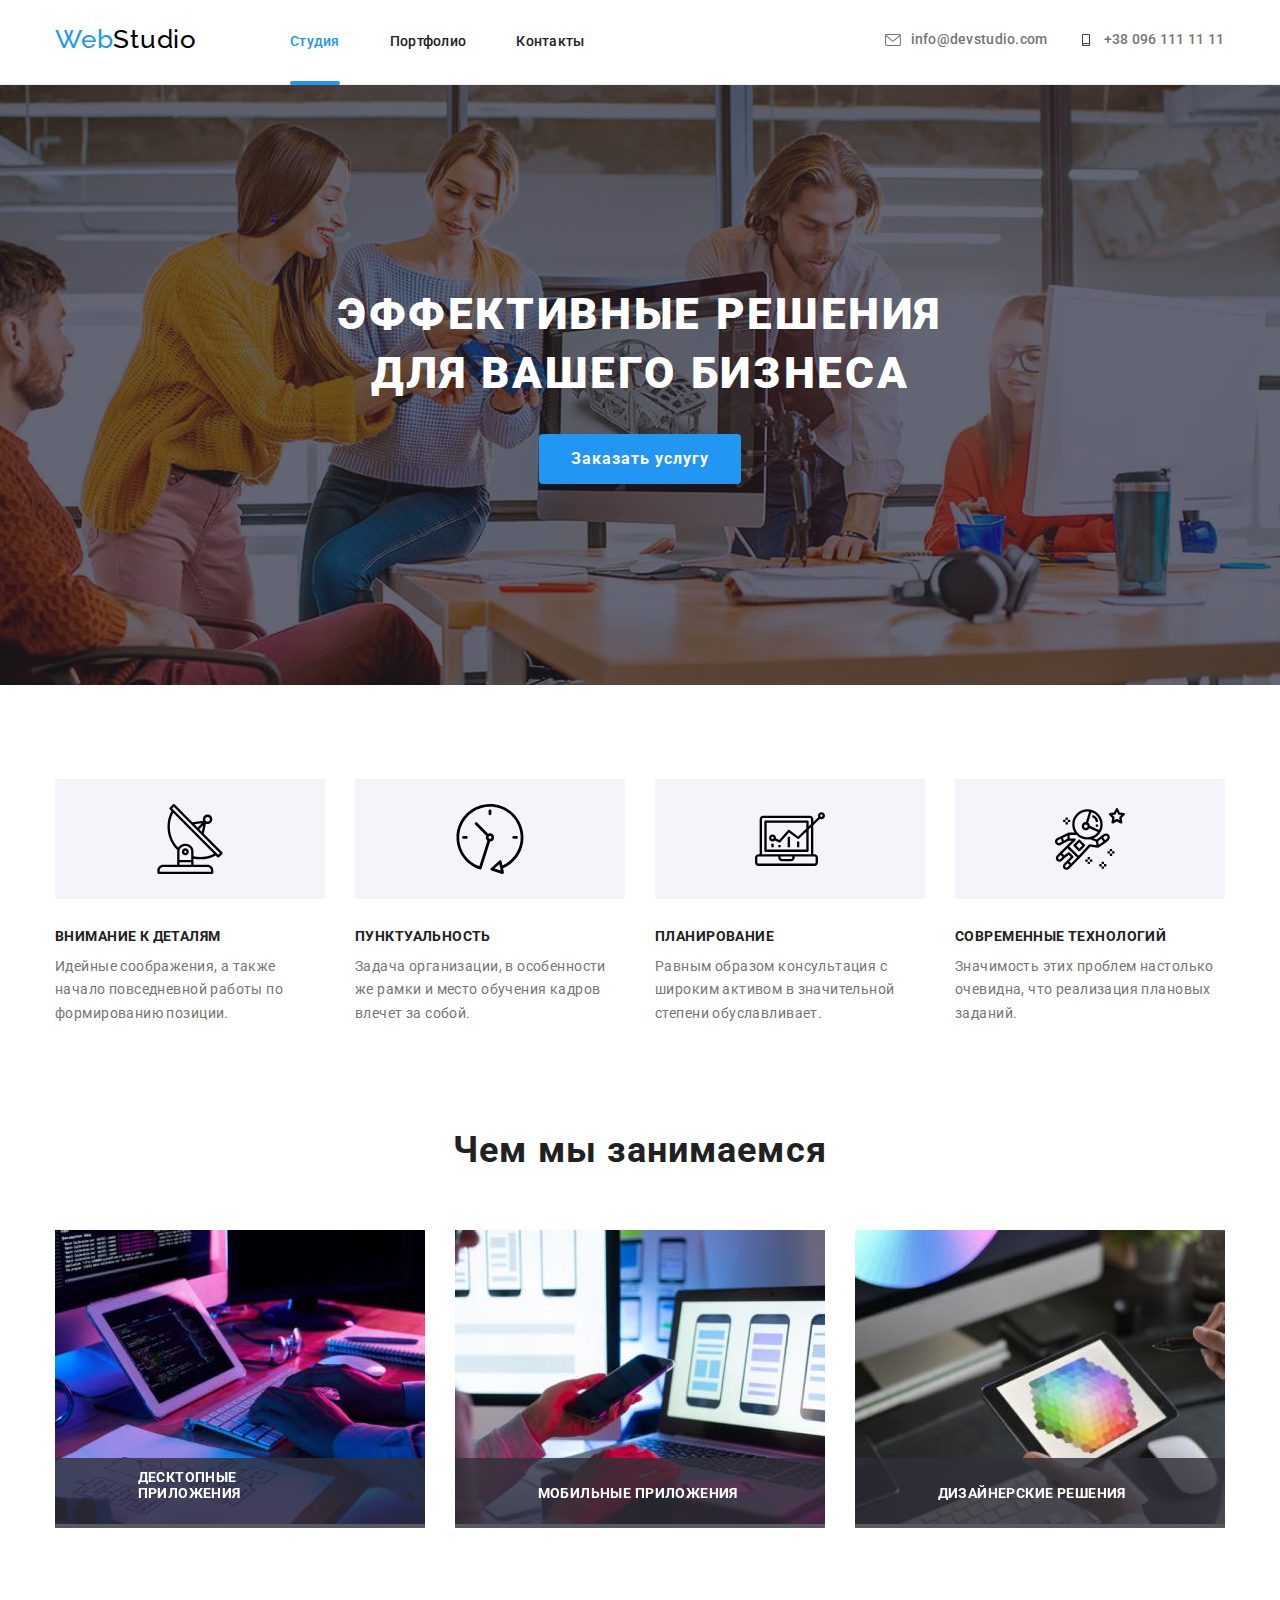
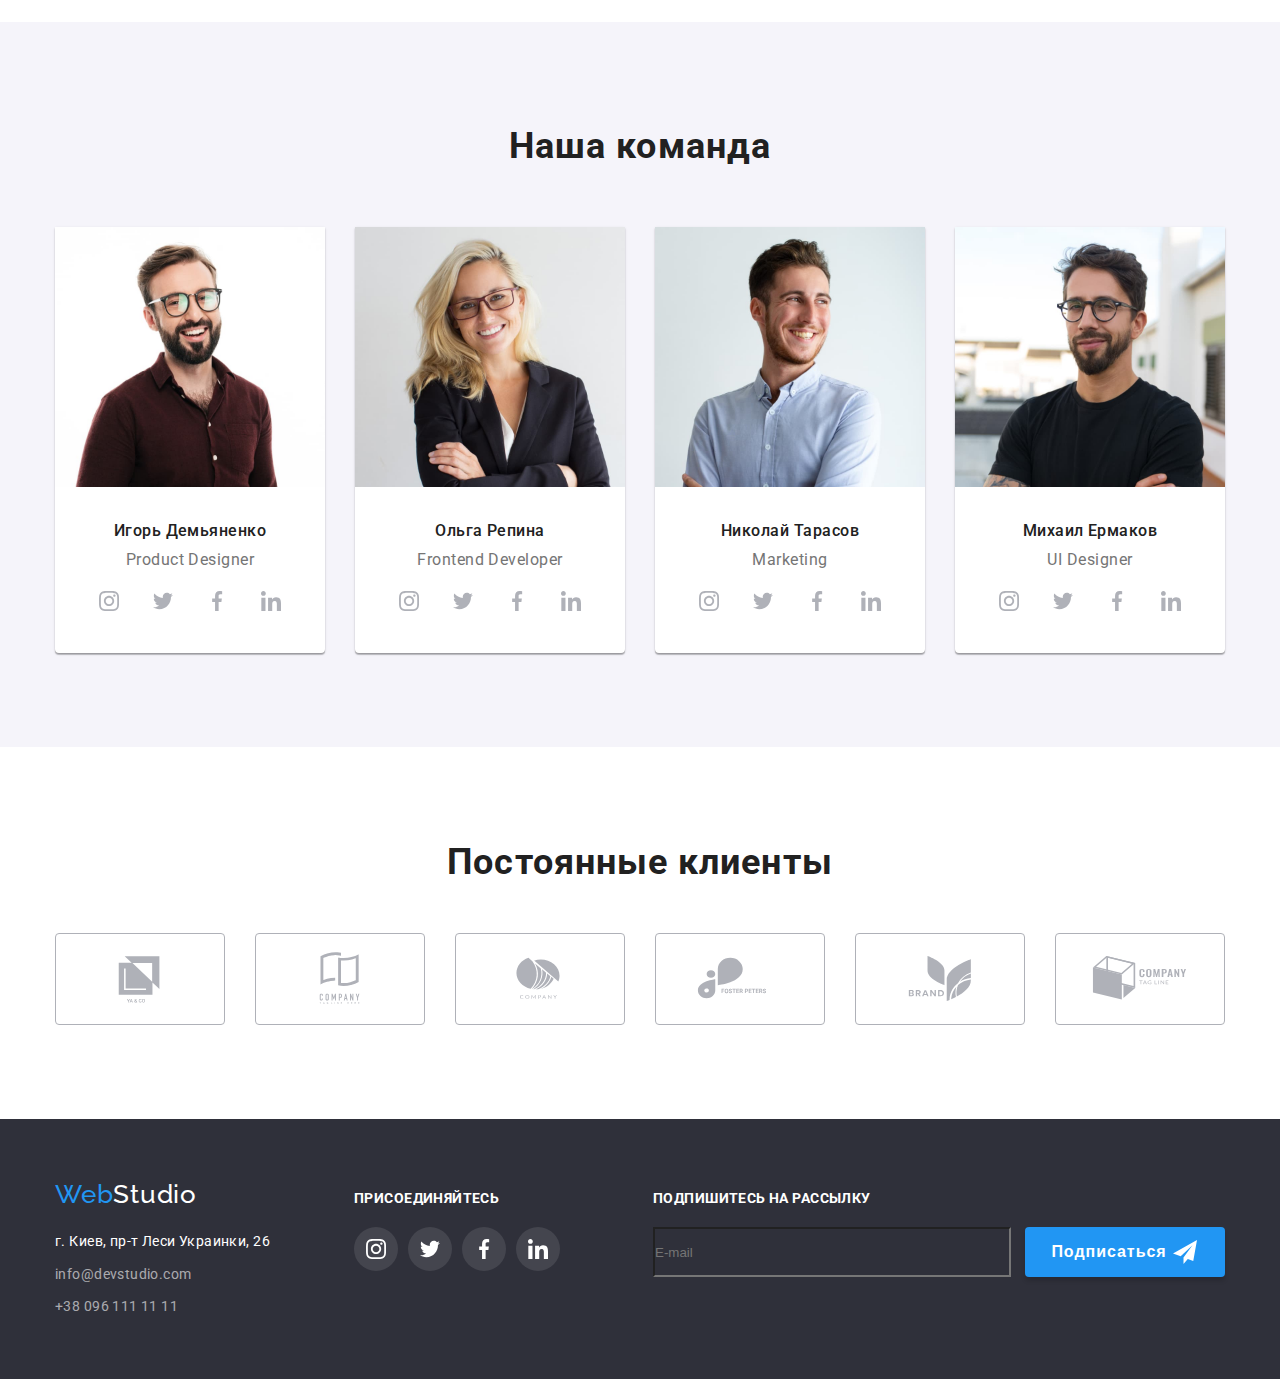
<file: index.html>
<!DOCTYPE html>
<html lang="ru">
  <head>
    <meta charset="UTF-8" />
    <meta http-equiv="X-UA-Compatible" content="IE=edge" />
    <meta name="viewport" content="width=device-width, initial-scale=1.0" />
    <title>Document</title>
    <link
      href="https://fonts.googleapis.com/css2?family=Raleway:wght@700&family=Roboto:wght@400;500;700;900&display=swap"
      rel="stylesheet"
    />
    <link
      rel="stylesheet"
      href="https://github.com/sindresorhus/modern-normalize/blob/main/modern-normalize.css"
    />
    <link rel="stylesheet" href="./css/styles.css" />
  </head>
  <body>
    <!--  ХЕДЕР Шапка страницы -->

    <header class="header">
      <div class="container cointainer-header">
        <a class="link logo" href="./index.html"
          ><span class="logo-web">Web</span
          ><span class="logo-studio">Studio</span></a
        >
        <nav class="nav">
          <ul class="list header-nav">
            <li class="header-li">
              <a class="link studio" href="./index.html">Студия</a>
            </li>
            <li class="header-li">
              <a class="link" href="./portfolio.html">Портфолио</a>
            </li>
            <li class="header-li"><a class="link" href="">Контакты</a></li>
          </ul>
        </nav>
        <ul class="list header-contact">
          <li class="header-mail">
            <a class="link" href="mailto:info@devstudio.com">
              <svg class="header-svg">
                <use href="./images/symbol-defs.svg#icon-envelope"></use></svg>info@devstudio.com</a>
          </li>
          <li>
            <a class="link" href="tel:+380961111111">
              <svg class="header-svg">
                <use href="./images/symbol-defs.svg#icon-smartphone"></use></svg>+38 096 111 11 11</a>
          </li>
        </ul>
      </div>
    </header>

    <main>
      <!-- Секция ГЕРОЙ -->

      <section class="section hero">
        <div class="hero-blok">
          <h1 class="hero-title">
            ЭФФЕКТИВНЫЕ РЕШЕНИЯ <br />
            ДЛЯ ВАШЕГО БИЗНЕСА
          </h1>
          <button class="hero-button" type="button" data-modal-open>
            Заказать услугу
          </button>
        </div>
      </section>

      <!-- Секция ПОЛОЖИТЕЛЬНЫЕ КАЧЕСТВА -->

      <section class="section main">
        <div class="container icon-main">
          <div class="svg-fon">
            <svg class="svg-main">
              <use href="./images/symbol-defs.svg#icon-antenna"></use>
            </svg>
          </div>
          <div class="svg-fon">
            <svg class="svg-main">
              <use href="./images/symbol-defs.svg#icon-clock"></use>
            </svg>
          </div>
          <div class="svg-fon">
            <svg class="svg-main">
              <use href="./images/symbol-defs.svg#icon-diagram"></use>
            </svg>
          </div>
          <div class="svg-fon">
            <svg class="svg-main">
              <use href="./images/symbol-defs.svg#icon-cosmo"></use>
            </svg>
          </div>
        </div>
        <div class="container main">
          <h2 class="text-transporent">Положительные качества</h2>
          <ul class="list main">
            <li class="li-main li-antenna">
              <h3 class="section-title">ВНИМАНИЕ К ДЕТАЛЯМ</h3>
              <p class="section-text">
                Идейные соображения, а также начало повседневной работы по
                формированию позиции.
              </p>
            </li>
            <li class="li-main li-clock">
              <h3 class="section-title">ПУНКТУАЛЬНОСТЬ</h3>
              <p class="section-text">
                Задача организации, в особенности же рамки и место обучения
                кадров влечет за собой.
              </p>
            </li>
            <li class="li-main li-diagram">
              <h3 class="section-title">ПЛАНИРОВАНИЕ</h3>
              <p class="section-text">
                Равным образом консультация с широким активом в значительной
                степени обуславливает.
              </p>
            </li>
            <li class="li-main li-cosmo">
              <h3 class="section-title">СОВРЕМЕННЫЕ ТЕХНОЛОГИЙ</h3>
              <p class="section-text">
                Значимость этих проблем настолько очевидна, что реализация
                плановых заданий.
              </p>
            </li>
          </ul>
        </div>
      </section>

      <!-- Cекция чем мы занимаемся -->

      <section class="section">
        <div class="container main">
          <h2 class="section-name">Чем мы занимаемся</h2>
          <ul class="list list-box">
            <li class="li-work">
              <img
                src="images/box1.jpg"
                width="370"
                alt="Работа за компьютером за столом"
              />
              <p class="text-work">ДЕСКТОПНЫЕ ПРИЛОЖЕНИЯ</p>
            </li>

            <li class="li-work">
              <img
                src="images/box2.jpg"
                width="370"
                alt="Телефон в руках перед компьютером"
              />
              <p class="text-work">МОБИЛЬНЫЕ ПРИЛОЖЕНИЯ</p>
            </li>
            <li class="li-work">
              <img
                src="images/box3.jpg"
                width="370"
                alt="планшет на фоне клавиатуры, с рисунком гексограммы"
              />
              <p class="text-work">ДИЗАЙНЕРСКИЕ РЕШЕНИЯ</p>
            </li>
          </ul>
        </div>
      </section>

      <!-- Секция Команда проекта -->

      <section class="section team">
        <div class="container team">
          <h2 class="section-name team">Наша команда</h2>
          <ul class="list list-team">
            <li class="team-foto">
              <img
                src="images/teamcard1.jpg"
                width="270"
                alt="фотография сотрудника"
              />
              <div class="team-text">
                <p class="team-name">Игорь Демьяненко</p>
                <p class="team-position">Product Designer</p>
              </div>
              <div class="social-block">
                <ul class="list social-list">
                  <li class="social-li">
                    <a
                      class="social-link"
                      href="https://www.instagram.com/"
                      rel="noopener noreferrer"
                      target="_blank"
                    >
                      <svg class="social-svg">
                        <use
                          href="./images/symbol-defs.svg#icon-instagram"
                        ></use>
                      </svg>
                    </a>
                  </li>
                  <li class="social-li">
                    <a
                      class="social-link"
                      href="https://twitter.com/"
                      rel="noopener noreferrer"
                      target="_blank"
                    >
                      <svg class="social-svg">
                        <use href="./images/symbol-defs.svg#icon-twitter"></use>
                      </svg>
                    </a>
                  </li>
                  <li class="social-li">
                    <a
                      class="social-link"
                      href="https://www.facebook.com/"
                      rel="noopener noreferrer"
                      target="_blank"
                    >
                      <svg class="social-svg">
                        <use
                          href="./images/symbol-defs.svg#icon-facebook"
                        ></use>
                      </svg>
                    </a>
                  </li>
                  <li class="social-li">
                    <a
                      class="social-link"
                      href="https://linkedin.com/"
                      rel="noopener noreferrer"
                      target="_blank"
                    >
                      <svg class="social-svg">
                        <use
                          href="./images/symbol-defs.svg#icon-linkedin"
                        ></use>
                      </svg>
                    </a>
                  </li>
                </ul>
              </div>
            </li>
            <li class="team-foto">
              <img
                src="images/teamcard2.jpg"
                width="270"
                alt="фотография сотрудника"
              />
              <div class="team-text">
                <p class="team-name">Ольга Репина</p>
                <p class="team-position">Frontend Developer</p>
              </div>
              <div class="social-block">
                <ul class="list social-list">
                  <li class="social-li">
                    <a
                      class="social-link"
                      href="https://www.instagram.com/"
                      rel="noopener noreferrer"
                      target="_blank"
                    >
                      <svg class="social-svg">
                        <use
                          href="./images/symbol-defs.svg#icon-instagram"
                        ></use>
                      </svg>
                    </a>
                  </li>
                  <li class="social-li">
                    <a
                      class="social-link"
                      href="https://twitter.com/"
                      rel="noopener noreferrer"
                      target="_blank"
                    >
                      <svg class="social-svg">
                        <use href="./images/symbol-defs.svg#icon-twitter"></use>
                      </svg>
                    </a>
                  </li>
                  <li class="social-li">
                    <a
                      class="social-link"
                      href="https://www.facebook.com/"
                      rel="noopener noreferrer"
                      target="_blank"
                    >
                      <svg class="social-svg">
                        <use
                          href="./images/symbol-defs.svg#icon-facebook"
                        ></use>
                      </svg>
                    </a>
                  </li>
                  <li class="social-li">
                    <a
                      class="social-link"
                      href="https://linkedin.com/"
                      rel="noopener noreferrer"
                      target="_blank"
                    >
                      <svg class="social-svg">
                        <use
                          href="./images/symbol-defs.svg#icon-linkedin"
                        ></use>
                      </svg>
                    </a>
                  </li>
                </ul>
              </div>
            </li>
            <li class="team-foto">
              <img
                src="images/teamcard3.jpg"
                width="270"
                alt="фотография сотрудника"
              />
              <div class="team-text">
                <p class="team-name">Николай Тарасов</p>
                <p class="team-position">Marketing</p>
              </div>
              <div class="social-block">
                <ul class="list social-list">
                  <li class="social-li">
                    <a
                      class="social-link"
                      href="https://www.instagram.com/"
                      rel="noopener noreferrer"
                      target="_blank"
                    >
                      <svg class="social-svg">
                        <use
                          href="./images/symbol-defs.svg#icon-instagram"
                        ></use>
                      </svg>
                    </a>
                  </li>
                  <li class="social-li">
                    <a
                      class="social-link"
                      href="https://twitter.com/"
                      rel="noopener noreferrer"
                      target="_blank"
                    >
                      <svg class="social-svg">
                        <use href="./images/symbol-defs.svg#icon-twitter"></use>
                      </svg>
                    </a>
                  </li>
                  <li class="social-li">
                    <a
                      class="social-link"
                      href="https://www.facebook.com/"
                      rel="noopener noreferrer"
                      target="_blank"
                    >
                      <svg class="social-svg">
                        <use
                          href="./images/symbol-defs.svg#icon-facebook"
                        ></use>
                      </svg>
                    </a>
                  </li>
                  <li class="social-li">
                    <a
                      class="social-link"
                      href="https://linkedin.com/"
                      rel="noopener noreferrer"
                      target="_blank"
                    >
                      <svg class="social-svg">
                        <use
                          href="./images/symbol-defs.svg#icon-linkedin"
                        ></use>
                      </svg>
                    </a>
                  </li>
                </ul>
              </div>
            </li>
            <li class="team-foto">
              <img
                src="images/teamcard4.jpg"
                width="270"
                alt="фотография сотрудника"
              />
              <div class="team-text">
                <p class="team-name">Михаил Ермаков</p>
                <p class="team-position">UI Designer</p>
              </div>
              <div class="social-block">
                <ul class="list social-list">
                  <li class="social-li">
                    <a
                      class="social-link"
                      href="https://www.instagram.com/"
                      rel="noopener noreferrer"
                      target="_blank"
                    >
                      <svg class="social-svg">
                        <use
                          href="./images/symbol-defs.svg#icon-instagram"
                        ></use>
                      </svg>
                    </a>
                  </li>
                  <li class="social-li">
                    <a
                      class="social-link"
                      href="https://twitter.com/"
                      rel="noopener noreferrer"
                      target="_blank"
                    >
                      <svg class="social-svg">
                        <use href="./images/symbol-defs.svg#icon-twitter"></use>
                      </svg>
                    </a>
                  </li>
                  <li class="social-li">
                    <a
                      class="social-link"
                      href="https://www.facebook.com/"
                      rel="noopener noreferrer"
                      target="_blank"
                    >
                      <svg class="social-svg">
                        <use
                          href="./images/symbol-defs.svg#icon-facebook"
                        ></use>
                      </svg>
                    </a>
                  </li>
                  <li class="social-li">
                    <a
                      class="social-link"
                      href="https://linkedin.com/"
                      rel="noopener noreferrer"
                      target="_blank"
                    >
                      <svg class="social-svg">
                        <use
                          href="./images/symbol-defs.svg#icon-linkedin"
                        ></use>
                      </svg>
                    </a>
                  </li>
                </ul>
              </div>
            </li>
          </ul>
        </div>
      </section>

      <!-- Секция Постояных клиентов -->

      <section class="section client">
        <div class="container">
          <p class="text-clients">Постоянные клиенты</p>
          <ul class="list clients">
            <li class="clients-li">
              <a class="clients-link" href="">
                <svg class="icon-clients">
                  <use href="./images/symbol-defs.svg#icon-Logo1"></use>
                </svg>
              </a>
            </li>
            <li class="clients-li">
              <a class="clients-link" href="">
                <svg class="icon-clients">
                  <use href="./images/symbol-defs.svg#icon-Logo2"></use>
                </svg>
              </a>
            </li>
            <li class="clients-li">
              <a class="clients-link" href="">
                <svg class="icon-clients">
                  <use href="./images/symbol-defs.svg#icon-Logo3"></use>
                </svg>
              </a>
            </li>
            <li class="clients-li">
              <a class="clients-link" href="">
                <svg class="icon-clients">
                  <use href="./images/symbol-defs.svg#icon-Logo4"></use>
                </svg>
              </a>
            </li>
            <li class="clients-li">
              <a class="clients-link" href="">
                <svg class="icon-clients">
                  <use href="./images/symbol-defs.svg#icon-Logo5"></use>
                </svg>
              </a>
            </li>
            <li class="clients-li">
              <a class="clients-link" href="">
                <svg class="icon-clients">
                  <use href="./images/symbol-defs.svg#icon-Logo6"></use>
                </svg>
              </a>
            </li>
          </ul>
        </div>
      </section>
    </main>

    <!-- Футер адреса и телефоны -->

    <footer class="footer">
      <div class="container footer-container">
        <address class="address">
          <a class="link" href="./index.html"
            ><span class="logo-web">Web</span
            ><span class="logo-studio-footer">Studio</span></a
          >
          <p class="footer-addres">г. Киев, пр-т Леси Украинки, 26</p>
          <ul class="list">
            <li class="footer-li">
              <a class="footer-link" href="mailto:info@devstudio.com"
                >info@devstudio.com</a
              >
            </li>
            <li class="footer-li">
              <a class="footer-link" href="tel:+380961111111"
                >+38 096 111 11 11</a
              >
            </li>
          </ul>
        </address>

        <div class="footer-social-network">
          <p class="footer-text">ПРИСОЕДИНЯЙТЕСЬ</p>
          <ul class="list footer-list">
            <li class="footer-social">
              <a
                class="footer-social-link"
                href="https://www.instagram.com/"
                rel="noopener noreferrer"
                target="_blank"
              >
                <svg class="footer-social-svg">
                  <use href="./images/symbol-defs.svg#icon-instagram"></use>
                </svg>
              </a>
            </li>
            <li class="footer-social">
              <a
                class="footer-social-link"
                href="https://twitter.com/"
                rel="noopener noreferrer"
                target="_blank"
              >
                <svg class="footer-social-svg">
                  <use href="./images/symbol-defs.svg#icon-twitter"></use>
                </svg>
              </a>
            </li>
            <li class="footer-social">
              <a
                class="footer-social-link"
                href="https://www.facebook.com/"
                rel="noopener noreferrer"
                target="_blank"
              >
                <svg class="footer-social-svg">
                  <use href="./images/symbol-defs.svg#icon-facebook"></use>
                </svg>
              </a>
            </li>
            <li class="footer-social">
              <a
                class="footer-social-link"
                href="https://linkedin.com/"
                rel="noopener noreferrer"
                target="_blank"
              >
                <svg class="footer-social-svg">
                  <use href="./images/symbol-defs.svg#icon-linkedin"></use>
                </svg>
              </a>
            </li>
          </ul>
        </div>
      
      <form action="" class="footer-form">
      <label class="footer-label">
        <p class="footer-text">ПОДПИШИТЕСЬ НА РАССЫЛКУ</p>
        <input class="footer-input" type="email" name="email-footer" placeholder="E-mail" />
      </label>
      <button type="submit" class="footer-button">
        <p class="footer-button-text">Подписаться</p>
        <svg class="footer-button-svg">
          <use href="./images/symbol-defs.svg#icon-telegram"></use>
        </svg>
      </button>
    </form>
  </div>
    </footer>

    <!-- Модальное окно  -->

    <div class="backdrop is-hidden" data-modal>
      <div class="modal">
        <button type="button" class="button-modal" data-modal-close>
          <svg class="form-svg-close">
            <use href="./images/symbol-defs.svg#icon-close-black">
            </use>
          </svg>
        </button>
        <form class="form">
        <h2 class="text-form">Оставьте свои данные, мы вам перезвоним</h2>
        <ul class="list">
          <li>
        <label class="form-label">
          <p class="label-text">Имя</p>
          <input class="form-input" type="text" name="Username" />
          <svg class="form-svg">
            <use href="./images/symbol-defs.svg#icon-person-form"></use>
          </svg>
        </label>
      </li>
      <li>
        <label class="form-label">
          <p class="label-text">Телефон</p>
          <input class="form-input" type="tel" name="tel" />
          <svg class="form-svg">
            <use href="./images/symbol-defs.svg#icon-phone-form"></use>
          </svg>
        </label>
      </li>
      <li>
        <label class="form-label">
          <p class="label-text">Email</p>
          <input class="form-input" type="email" name="email" />
          <svg class="form-svg">
            <use href="./images/symbol-defs.svg#icon-email-form"></use>
          </svg>
        </label>
      </li>
      <li>
        <label class="form-label">
          <p class="label-text">Комментарий</p>
          <textarea type="text" placeholder="Введите текст" class="form-textarea" name="feedback" rows="5"></textarea>
        </label>
      </li>
      </ul>
      <label class="form-checkbox">
        <input class="form-checkbox-imput" type="checkbox" name="agreement-checkbox" />
        <span class="icon-span"></span>
        <p class="checkbox-text">Соглашаюсь с рассылкой и принимаю<a class="agreement" href="">Условия договора</a></p>
      </label>

      <button class="form-button" type="submit">Отправить</button>
        </form>
        
      </div>
      
    </div>

    <!-- javascript -->

    <script src="./js/modal.js"></script>
  </body>
</html>
</file>
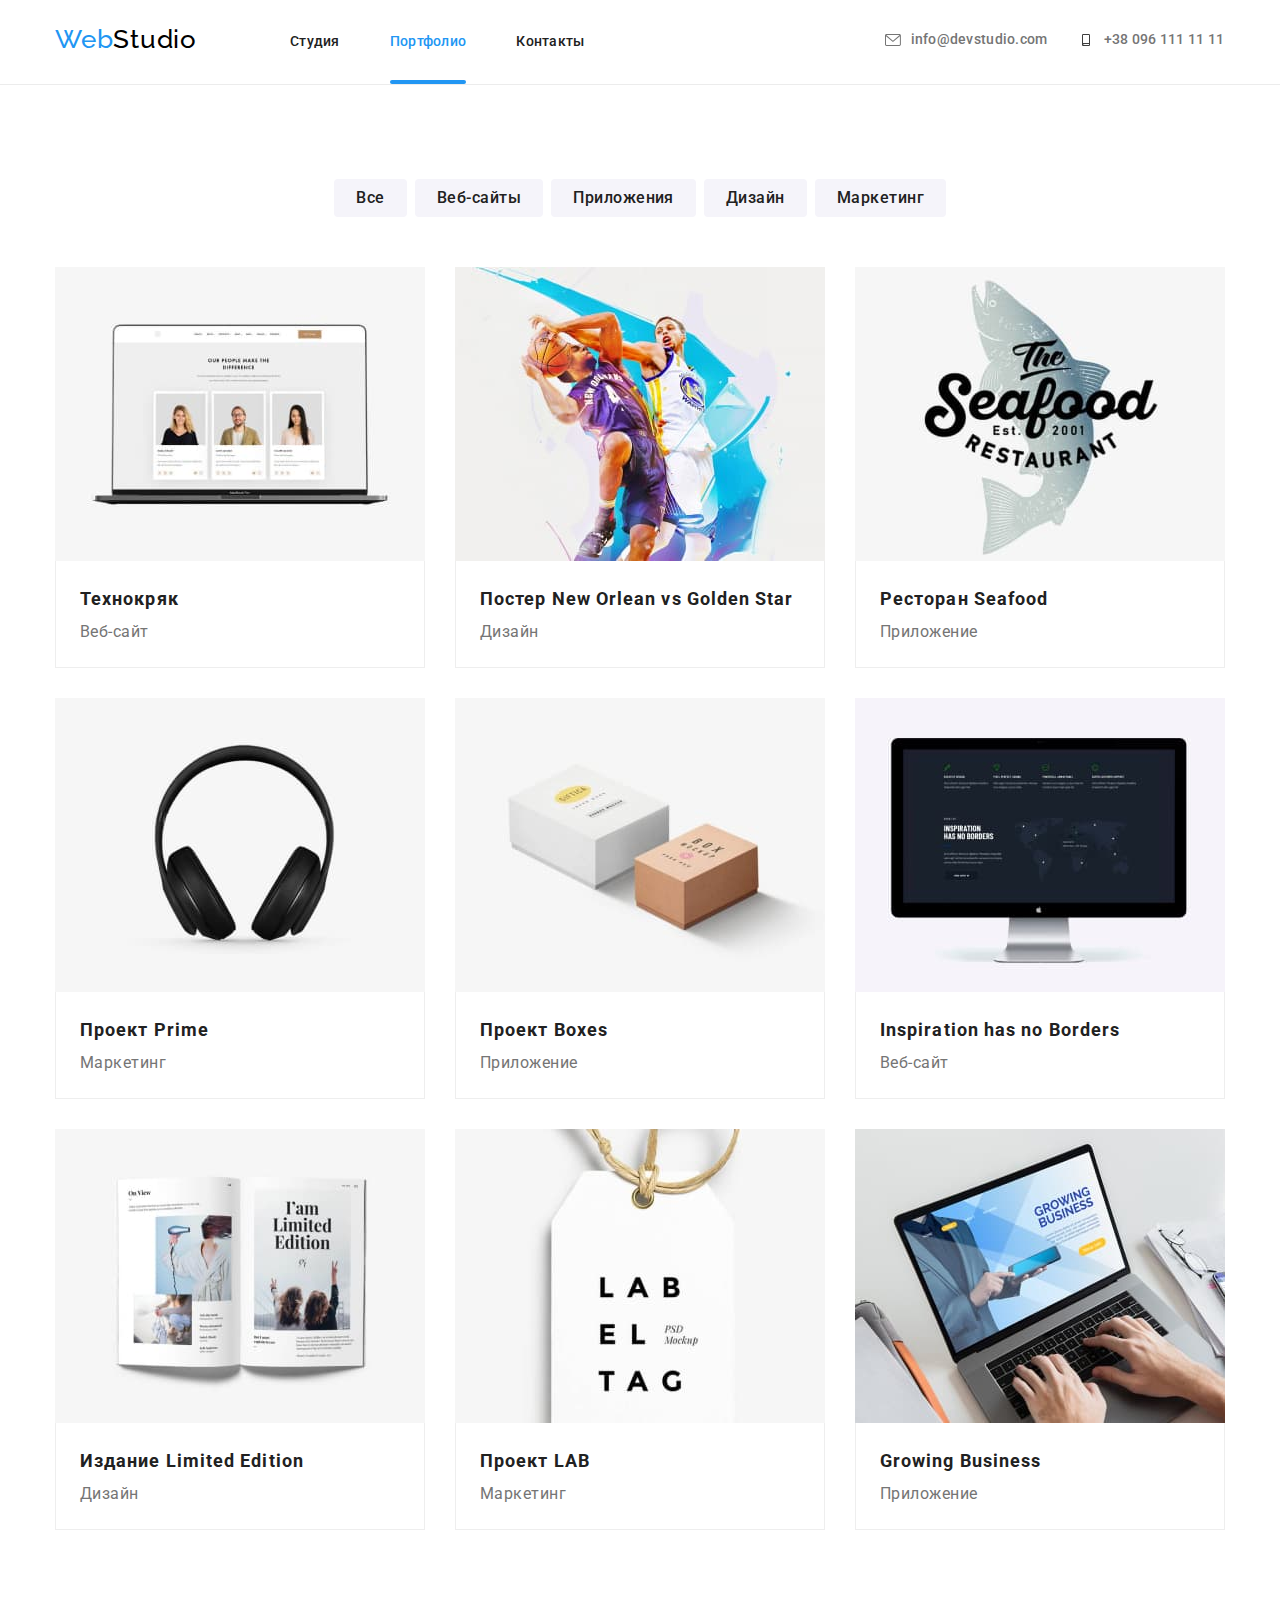
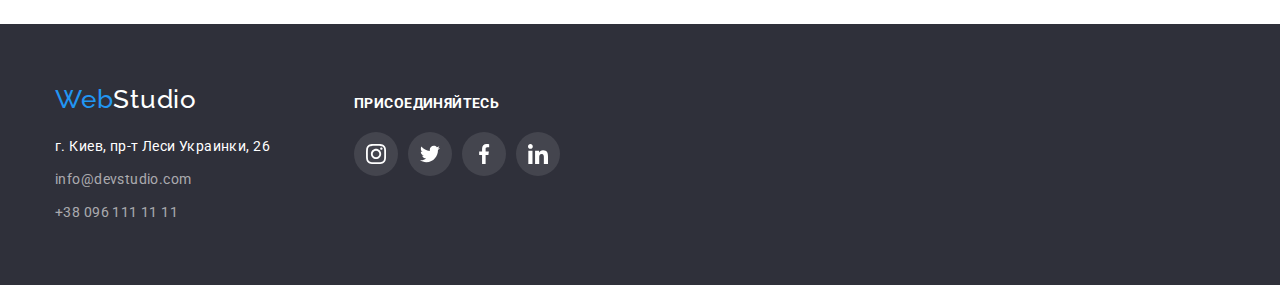
<file: portfolio.html>
<!DOCTYPE html>
<html lang="ru">
<head>
    <meta charset="UTF-8">
    <meta http-equiv="X-UA-Compatible" content="IE=edge">
    <meta name="viewport" content="width=device-width, initial-scale=1.0">
    <title>Document</title>
    <link href="https://fonts.googleapis.com/css2?family=Raleway:wght@700&family=Roboto:wght@400;500;700;900&display=swap"
        rel="stylesheet">
    <link rel="stylesheet" href="https://github.com/sindresorhus/modern-normalize/blob/main/modern-normalize.css">
    <link rel="stylesheet" href="./css/styles.css" />
</head>
<body>

                <!-- Секция header -->

    <header class="header">
        <div class="container cointainer-header">
            <a class="link logo" href="./index.html"><span class="logo-web">Web</span><span
                    class="logo-studio">Studio</span></a>
            <nav class="nav">
                <ul class="list header-nav">
                    <li class="header-li"><a class="link" href="./index.html">Студия</a></li>
                    <li class="header-li portfolio"><a class="link portfolio" href="./portfolio.html">Портфолио</a></li>
                    <li class="header-li"><a class="link" href="">Контакты</a></li>
                </ul>
            </nav>
            <ul class="list header-contact">
                <li class="header-mail"><a class="link" href="mailto:info@devstudio.com">
                        <svg class="header-svg">
                            <use href="./images/symbol-defs.svg#icon-envelope"></use>
                        </svg>info@devstudio.com</a>
                </li>
                <li><a class="link" href="tel:+380961111111">
                        <svg class="header-svg">
                            <use href="./images/symbol-defs.svg#icon-smartphone"></use>
                        </svg>+38 096 111 11 11</a>
                </li>
            </ul>
        </div>
    </header>
    <main>

                <!-- Секция центральная -->

        <section class="section">
            <div class="container">
            <h1 class="text-transporent">Фильтры</h1>
            <ul class="list buttons">
                <li class="li-button">
                    <button class="button" type="button">Все</button> 
                </li>
                <li class="li-button">
                    <button class="button" type="button">Веб-сайты</button>
                </li>
                <li class="li-button">
                    <button class="button" type="button">Приложения</button>
                </li>
                <li class="li-button">
                    <button class="button" type="button">Дизайн</button>
                </li>
                <li class="li-button">
                    <button class="button last" type="button">Маркетинг</button>
                </li>
            </ul>
        <h2 class="text-transporent">Возможности</h2>
        <ul class="list projects">
            <li class="project"> 
                <a class="projects-link" href="">
                    <div class="img-text">  
                    <img class="img-portfolio" src="images/portfolio-img1.jpg" width="370" alt="Ноутбук, на котором открыт фото сотрудников">
                <p class="text-portfolio">Технокряк это современная площадка распространения коронавируса. Компании используют эту платформу для цифрового
                    шпионажа и атак на защищённые сервера конкурентов.</p>
                </div>
            <div class="project-text">
                    <h3 class="projects-name">Технокряк</h3>
                    <p3 class="projects-description">Веб-сайт</p3>
            </div>
                </a>
            </li>
            <li class="project">
                <a class="projects-link" href="">
                    <div class="img-text"> 
                    <img class="img-portfolio" src="images/portfolio-img2.jpg" width="370" alt="Постер двое играют в баскетбол">
                <p class="text-portfolio">Технокряк это современная площадка распространения коронавируса. Компании используют эту платформу для цифрового
                    шпионажа и атак на защищённые сервера конкурентов.</p>
                </div>
            <div class="project-text">
                    <h3 class="projects-name">Постер New Orlean vs Golden Star</h3>
                    <p class="projects-description">Дизайн</p>
            </div>
                </a>
            
            </li>
            <li class="project">
                <a class="projects-link" href="">
                    <div class="img-text"> 
                    <img class="img-portfolio" src="images/portfolio-img3.jpg" width="370" alt="Эмблема в виде звезды, ресторана морская еда">
                <p class="text-portfolio">Технокряк это современная площадка распространения коронавируса. Компании используют эту платформу для цифрового
                    шпионажа и атак на защищённые сервера конкурентов.</p>
                </div>
            <div class="project-text">
                    <h3 class="projects-name">Ресторан Seafood</h3>
                    <p class="projects-description">Приложение</p>
            </div>
                </a>
            
            </li>
            <li class="project">
                <a class="projects-link" href="">
                    <div class="img-text">
                <img class="img-portfolio" src="images/portfolio-img4.jpg" width="370" alt="Наушники">
                <p class="text-portfolio">Технокряк это современная площадка распространения коронавируса. Компании используют эту платформу для цифрового
                    шпионажа и атак на защищённые сервера конкурентов.</p>
                </div>
            <div class="project-text">
                <h3 class="projects-name">Проект Prime</h3>
                <p class="projects-description">Маркетинг</p>
            </div>
            </a>
        
            </li>
            <li class="project"> 
                <a class="projects-link" href="">
                    <div class="img-text">    
                <img class="img-portfolio" src="images/portfolio-img5.jpg" width="370" alt="Две стопки бумажек для заметок">
                <p class="text-portfolio">Технокряк это современная площадка распространения коронавируса. Компании используют эту платформу для цифрового
                    шпионажа и атак на защищённые сервера конкурентов.</p>
                </div>
            <div class="project-text">   
                <h3 class="projects-name">Проект Boxes</h3>
                <p class="projects-description">Приложение</p>
            </div> 
            </a>
        
            </li>
            <li class="project">
                <a class="projects-link" href="">
                    <div class="img-text"> 
                <img class="img-portfolio" src="images/portfolio-img6.jpg" width="370" alt="Монитор aplle">
                <p class="text-portfolio">Технокряк это современная площадка распространения коронавируса. Компании используют эту платформу для цифрового
                    шпионажа и атак на защищённые сервера конкурентов.</p>
                </div>
            <div class="project-text">
                <h3 class="projects-name">Inspiration has no Borders</h3>
                <p class="projects-description">Веб-сайт</p>
            </div>
            </a>
        
            </li>
            <li class="project"> 
                <a class="projects-link" href="">
                    <div class="img-text">
                <img class="img-portfolio" src="images/portfolio-img7.jpg" width="370" alt="открытая книга, лимитированого тиража">
                <p class="text-portfolio">Технокряк это современная площадка распространения коронавируса. Компании используют эту платформу для цифрового
                    шпионажа и атак на защищённые сервера конкурентов.</p>
                </div>
            <div class="project-text">
                <h3 class="projects-name">Издание Limited Edition</h3>
                <p class="projects-description">Дизайн</p>
            </div>
            </a>
        
            </li>
            <li class="project">
                <a class="projects-link" href="">
                    <div class="img-text">
                <img class="img-portfolio" src="images/portfolio-img8.jpg" width="370" alt="Бирка LAB">
                <p class="text-portfolio">Технокряк это современная площадка распространения коронавируса. Компании используют эту платформу для цифрового
                    шпионажа и атак на защищённые сервера конкурентов.</p>
                </div>
            <div class="project-text">
                <h3 class="projects-name">Проект LAB</h3>
                <p class="projects-description">Маркетинг</p>
            </div>
            </a>
        
            </li>
            <li class="project">
                <a class="projects-link" href="">
                    <div class="img-text">
                <img class="img-portfolio" src="images/portfolio-img9.jpg" width="370" alt="Ноутбук, и руки которые на нем печатают">
                <p class="text-portfolio">Технокряк это современная площадка распространения коронавируса. Компании используют эту платформу для цифрового
                    шпионажа и атак на защищённые сервера конкурентов.</p>
                </div>
            <div class="project-text">
                <h3 class="projects-name">Growing Business</h3>
                <p class="projects-description">Приложение</p>
            </div>
            </a>
        
            </li>
        </ul>
        </div>
        </section> 
    </main>

                <!--  Секция Footer -->

    <footer class="footer">
        <div class="container footer-container">
            <address class="address">
                <a class="link" href="./index.html"><span class="logo-web">Web</span><span
                        class="logo-studio-footer">Studio</span></a>
                <p class="footer-addres">г. Киев, пр-т Леси Украинки, 26</p>
                <ul class="list">
                    <li class="footer-li">
                        <a class="footer-link" href="mailto:info@devstudio.com">info@devstudio.com</a>
                    </li>
                    <li class="footer-li">
                        <a class="footer-link" href="tel:+380961111111">+38 096 111 11 11</a>
                    </li>
                </ul>
            </address>
    
            <div class="footer-social-network">
                <p class="footer-text">ПРИСОЕДИНЯЙТЕСЬ</p>
                <ul class="list footer-list">
                    <li class="footer-social"><a class="footer-social-link" href="https://www.instagram.com/">
                            <svg class="footer-social-svg">
                                <use href="./images/symbol-defs.svg#icon-instagram"></use>
                            </svg>
                        </a></li>
                    <li class="footer-social"><a class="footer-social-link" href="https://twitter.com/">
                            <svg class="footer-social-svg">
                                <use href="./images/symbol-defs.svg#icon-twitter"></use>
                            </svg>
                        </a></li>
                    <li class="footer-social"><a class="footer-social-link" href="https://www.facebook.com/">
                            <svg class="footer-social-svg">
                                <use href="./images/symbol-defs.svg#icon-facebook"></use>
                            </svg>
                        </a></li>
                    <li class="footer-social"><a class="footer-social-link" href="https://linkedin.com/">
                            <svg class="footer-social-svg">
                                <use href="./images/symbol-defs.svg#icon-linkedin"></use>
                            </svg>
                        </a></li>
                </ul>
            </div>
        </div>
    </footer>
    </body>
    
    </html>
</body>
</html>
</file>
<file: css/styles.css>
:root {
  --title-text-color: #212121;
  --primer-text-color: #757575;
  --accent-color: #2196f3;
  --primary-bg-color: #f5f4fa;
  --color-white: #ffffff;
  --color-fons: #2f303a;
}

*,
*::before,
*::after {
  box-sizing: border-box;
}

body {
  color: var(--title-text-color);
  background-color: var(--color-white);
  font-family: Roboto, sans-serif;
}

input,
body,
h1,
h2,
h3,
p,
ul[class] {
  margin: 0px;
  padding: 0px;
}

.list {
  list-style: none;
}

.container {
  padding-left: 15px;
  padding-right: 15px;
  margin-left: auto;
  margin-right: auto;
  width: 1200px;

  /*outline: 2px solid blue; */
}

.section {
  padding: 94px 0px;
}

.text-transporent {
  position: absolute;
  white-space: nowrap;
  width: 1px;
  height: 1px;
  overflow: hidden;
  border: 0;
  padding: 0;
  clip: rect(0 0 0 0);
  clip-path: inset(50%);
  margin: -1px;
}

/*---------------header---------------*/

.cointainer-header {
  display: flex;
}

.header {
  border-bottom: 1px solid #ececec;
}

.link.logo {
  display: block;
  margin-top: 24px;
  margin-bottom: 25px;
  margin-right: 93px;
}

.logo-web {
  color: var(--accent-color);

  font-family: Raleway, cursive;
  font-size: 26px;
  line-height: 1.19;
  letter-spacing: 0.03em;
}

.logo-studio {
  color: #000000;

  font-family: Raleway, cursive;
  font-size: 26px;
  line-height: 1.19;
  letter-spacing: 0.03em;
}

/*-------------сайтовая навигация-------------*/

.header .link,
.footer .link {
  color: var(--title-text-color);

  font-weight: 500;
  font-size: 14px;
  line-height: 1.4;
  letter-spacing: 0.02em;

  text-decoration: none;
}

.nav {
  margin-right: 300px;
}

.header-nav {
  display: flex;
  padding-left: 0px;
}

.header-nav .link {
  transition: color 250ms cubic-bezier(0.4, 0, 0.2, 1);
}

.header-nav .link:hover,
.header-nav .link:focus {
  color: var(--accent-color);
}

.list .link {
  display: flex;
  padding-top: 32px;
  padding-bottom: 32px;
}

.header-li:not(:last-child) {
  margin-right: 50px;
}

.header-mail {
  margin-right: 30px;
}

.link.portfolio {
  position: relative;
  color: var(--accent-color);
}

.link.portfolio::after {
  position: absolute;
  bottom: 0;
  content: "";
  width: 100%;
  height: 4px;
  border-radius: 2px;
  background-color: var(--accent-color);
}

.link.studio {
  position: relative;
  color: var(--accent-color);
}

.link.studio::after {
  position: absolute;
  bottom: -1px;
  content: "";
  width: 100%;
  height: 4px;
  border-radius: 2px;
  background-color: var(--accent-color);
}

.header-contact {
  display: flex;
  padding-left: 0px;
}

.header-contact .link {
  color: var(--primer-text-color);

  font-weight: 500;
  font-size: 14px;
  line-height: 1.14;
  letter-spacing: 0.02em;
  text-decoration: none;
  align-items: center;

  transition: color 250ms cubic-bezier(0.4, 0, 0.2, 1),
    fill 250ms cubic-bezier(0.4, 0, 0.2, 1);
}

.header-contact .link:hover,
.header-contact .link:focus {
  color: var(--accent-color);
  fill: var(--accent-color);
}

.header-svg {
  width: 16px;
  height: 12px;
  --icon-color: currentColor;
  margin-right: 10px;
}

.header-mail {
  fill: var(--primer-text-color);
}

/*---------------герой---------------*/

.hero-blok {
  padding-top: 200px;
  padding-bottom: 200px;
}

.section.hero {
  padding-top: 0px;
  padding-bottom: 0px;
  text-align: center;
  max-width: 1600px;
  height: 600px;
  margin-left: auto;
  margin-right: auto;
  background-image: linear-gradient(
      to right,
      rgba(47, 48, 58, 0.4),
      rgba(47, 48, 58, 0.4)
    ),
    url(../images/hero-fon-min.jpg);
  background-color: #c4c4c4;
  background-position: center;
  background-size: cover;
}

.hero-title {
  color: var(--color-white);

  font-weight: 900;
  font-size: 44px;
  line-height: 1.36;
  letter-spacing: 0.06em;
  margin-bottom: 30px;
}

/*---------------описание преимуществ*/

.svg-fon {
  display: flex;
  align-items: center;
  justify-content: center;
  margin-bottom: 30px;
  width: 270px;
  height: 120px;
  background-color: var(--primary-bg-color);
}

.svg-main {
  width: 70px;
  height: 70px;
}

.section.main {
  padding-bottom: 0px;
}

.list.main {
  display: flex;
  justify-content: space-between;
}

.list.main :not(:last-child) {
  margin-right: 30px;
}

.li-main {
  width: 270px;
}

.li-main .section-title {
  font-weight: 700;
  font-size: 14px;
  line-height: 1.14;
  letter-spacing: 0.03em;
  margin-bottom: 10px;
}

.section-text {
  color: var(--primer-text-color);

  font-size: 14px;
  line-height: 1.71;
  letter-spacing: 0.03em;
}

.icon-main {
  display: flex;
  justify-content: space-between;
}

/*---------------секций занятий----------*/
.section-name {
  font-weight: 700;
  font-size: 36px;
  line-height: 1.67;
  letter-spacing: 0.03em;
  text-align: center;
  margin-bottom: 50px;
}

.list-box {
  display: flex;
  justify-content: space-between;
}

.li-work {
  position: relative;
}

.text-work {
  position: absolute;
  bottom: 0%;
  left: 50%;
  transform: translate(-50%, 0%);
  padding-bottom: 27px;
  min-width: 205px;

  font-weight: 700;
  font-size: 14px;
  line-height: 1.14;
  letter-spacing: 0.03em;
  color: #ffffff;
  z-index: 1;
}

.li-work::after {
  content: "";
  display: block;
  position: absolute;
  bottom: 0;
  width: 100%;
  height: 70px;
  background-color: rgb(47, 48, 58, 0.8);
}

/*--------------сотрудники---------------*/

.list-team {
  display: flex;
  justify-content: space-between;
  text-align: center;
}

.team-text {
  padding-top: 30px;
}

.team-name {
  font-weight: 500;
  font-size: 16px;
  line-height: 1.19;
  letter-spacing: 0.03em;
}

.team-position {
  color: var(--primer-text-color);

  font-size: 16px;
  line-height: 1.19;
  letter-spacing: 0.03em;

  margin-top: 10px;
}

.social-svg {
  width: 20px;
  height: 20px;
  --icon-color: currentColor;
}

.social-link {
  display: flex;
  align-items: center;
  justify-content: center;
  height: 44px;
  width: 44px;
  border-radius: 50%;
  fill: #afb1b8;

  transition: background-color 250ms cubic-bezier(0.4, 0, 0.2, 1),
    fill 250ms cubic-bezier(0.4, 0, 0.2, 1);
}

.social-link:hover,
.social-link:focus {
  background-color: var(--accent-color);
  fill: var(--color-white);
}

.social-li {
  display: flex;
  width: 44px;
  height: 44px;
  border-radius: 50%;
}

.social-block {
  margin-bottom: 30px;
  margin-left: 32px;
  margin-right: 32px;
  margin-top: 10px;
}

.social-list {
  display: flex;
  justify-content: space-between;
}

.section.team {
  background-color: var(--primary-bg-color);
}

.team-foto {
  background-color: var(--color-white);
  box-shadow: 0px 1px 3px rgba(0, 0, 0, 0.12), 0px 1px 1px rgba(0, 0, 0, 0.14),
    0px 2px 1px rgba(0, 0, 0, 0.2);
  border-radius: 0px 0px 4px 4px;
}

/* ---------------Секция клиентов ------------*/

.text-clients {
  font-weight: 700;
  font-size: 36px;
  line-height: 1.1666;
  text-align: center;
  letter-spacing: 0.03em;
  color: var(--title-text-color);
  margin-bottom: 50px;
}

.clients {
  display: flex;
  justify-content: space-between;
}

.clients-li {
  display: block;
}

.clients-link {
  display: flex;
  align-items: center;
  justify-content: center;
  width: 170px;
  height: 92px;
  fill: #afb1b8;
  border: 1px solid #afb1b8;
  border-radius: 4px;

  transition: fill 250ms cubic-bezier(0.4, 0, 0.2, 1),
    border 250ms cubic-bezier(0.4, 0, 0.2, 1);
}

.clients-link:hover,
.clients-link:focus {
  fill: var(--accent-color);
  border: 1px solid var(--accent-color);
}

.icon-clients {
  width: 106px;
  height: 60px;
}

/*---------------кнопки---------------*/

.button {
  color: var(--title-text-color);
  background-color: var(--primary-bg-color);
  display: inline-block;
  min-width: 73px;

  cursor: pointer;
  border-radius: 4px;
  border: 0px;

  font-family: inherit;
  font-weight: 500;
  font-size: 16px;
  line-height: 1.63;
  letter-spacing: 0.03em;
  text-align: center;
  padding: 6px 22px;

  transition: color 250ms cubic-bezier(0.4, 0, 0.2, 1),
    background-color 250ms cubic-bezier(0.4, 0, 0.2, 1),
    box-shadow 250ms cubic-bezier(0.4, 0, 0.2, 1);
}

.button:hover,
.button:focus {
  color: var(--color-white);
  background-color: var(--accent-color);
  box-shadow: 0px 3px 1px rgba(0, 0, 0, 0.1), 0px 1px 2px rgba(0, 0, 0, 0.08),
    0px 2px 2px rgba(0, 0, 0, 0.12);
  border-radius: 4px;
}

.hero-button {
  color: var(--color-white);
  background-color: var(--accent-color);
  display: inline-block;
  min-width: 136px;

  cursor: pointer;
  border-radius: 4px;
  border: 0px;

  font-family: inherit;
  font-weight: 700;
  font-size: 16px;
  line-height: 1.88;
  letter-spacing: 0.06em;
  padding: 10px 32px;
}

/*---------------footer---------------*/

.footer {
  background-color: var(--color-fons);
  padding: 60px 0;
  display: block;
}

.footer-container {
  display: flex;
}

.footer-addres {
  color: var(--color-white);

  font-size: 14px;
  line-height: 1.71;
  letter-spacing: 0.03em;
  margin-top: 20px;
}

.footer-li {
  padding-top: 9px;
}

.logo-studio-footer {
  font-family: Raleway, cursive;
  font-size: 26px;
  line-height: 1.19;
  letter-spacing: 0.03em;

  color: var(--color-white);
}

.footer-link {
  color: rgb(255, 255, 255, 60%);

  font-size: 14px;
  line-height: 1.71;
  letter-spacing: 0.03em;

  text-decoration: none;

  transition: color 250ms cubic-bezier(0.4, 0, 0.2, 1);
}

.foter-link:focus,
.footer-link:hover {
  color: var(--accent-color);
}

.address {
  font-style: normal;
  width: 229px;
}

.address > .list {
  padding-left: 0px;
}

.footer-list {
  display: flex;
}

.footer-text {
  display: flex;
  margin-bottom: 20px;

  font-weight: 700;
  font-size: 14px;
  line-height: 1.14;
  letter-spacing: 0.03em;
  color: var(--color-white);
}

.footer-social-network {
  margin-left: 70px;
  padding-top: 12px;
  margin-right: 93px;
}

.footer-social {
  display: flex;
  width: 44px;
  height: 44px;
  border-radius: 50%;
  background-color: rgba(255, 255, 255, 0.1);
}

.footer-social:nth-child(-n + 3) {
  margin-right: 10px;
}

.footer-social-link {
  display: flex;
  align-items: center;
  justify-content: center;
  border-radius: 50%;
  width: 44px;
  height: 44px;

  transition: background-color 250ms cubic-bezier(0.4, 0, 0.2, 1);
}

.footer-social-link:hover,
.footer-social-link:focus {
  background-color: var(--accent-color);
}

.footer-social-svg {
  width: 20px;
  height: 20px;
  fill: var(--color-white);
}


.footer-form{
  padding-top: 12px;
}

.footer-input{
  width: 358px;
  height: 50px;
  margin-right: 10px;
background-color: #2F303A;
}

.footer-button{
  position: relative;
  width: 200px;
  height: 50px;
  padding: 0;
  margin: 0;

  background: #2196F3;
  box-shadow: 0px 4px 4px rgba(0, 0, 0, 0.15);
  border-radius: 4px;
  border: 0px;
}

  .footer-button-text{
  font-family: inherit;
  font-weight: 700;
  font-size: 16px;
  line-height: 1.875;
  letter-spacing: 0.06em;
  color: var(--color-white);
  margin-right: 32px;

}

.footer-button-svg{
  position: absolute;
  top: 0;
  right: 0;
  margin-top: 13px;
  margin-right: 28px;
  
  width: 24px;
  height: 24px;
}

/*---------------portfolio---------------*/

.list.buttons {
  display: flex;
  justify-content: center;
  margin-bottom: 50px;
}

.project:nth-child(3n) {
  margin-right: 0px;
}
.project:nth-last-child(-n + 3) {
  margin-bottom: 0px;
}

.li-button:not(:last-child) {
  margin-right: 8px;
}

.list.projects {
  display: flex;
  flex-wrap: wrap;
  padding-left: 0px;
}

.project {
  width: 370px;
  margin-right: 30px;
  margin-bottom: 30px;

  transition: box-shadow 250ms cubic-bezier(0.4, 0, 0.2, 1);
}

.project:hover,
.project:focus {
  box-shadow: 0px 1px 1px rgba(0, 0, 0, 0.12), 0px 4px 4px rgba(0, 0, 0, 0.06),
    1px 4px 6px rgba(0, 0, 0, 0.16);
}

.projects-name {
  color: var(--title-text-color);

  font-weight: 700;
  font-size: 18px;
  line-height: 2;
  letter-spacing: 0.06em;
}

.projects-description {
  color: var(--primer-text-color);

  font-size: 16px;
  line-height: 1.88;
  letter-spacing: 0.03em;
}

.project-text {
  padding: 20px 24px;
  border-bottom: 1px solid #eeeeee;
  border-right: 1px solid #eeeeee;
  border-left: 1px solid #eeeeee;
}

.projects-link {
  text-decoration: none;
}

.img-portfolio {
  display: block;
}

.img-text {
  display: block;
  position: relative;
  overflow: hidden;
}

.img-text::before {
  position: absolute;
  display: inline-block;
  content: "";
  width: 370px;
  height: 294px;
  background-color: rgba(33, 150, 243, 0.9);
  transition: transform 250ms cubic-bezier(0.4, 0, 0.2, 1);

  transform: translateY(404px);
}

.text-portfolio {
  position: absolute;
  display: flex;
  top: 0%;
  left: 50%;
  transform: translate(-50%, 404px);

  min-width: 322px;
  margin-top: 63px;

  font-size: 18px;
  line-height: 1.56;
  letter-spacing: 0.03em;
  transition: transform 250ms cubic-bezier(0.4, 0, 0.2, 1);

  color: var(--color-white);
}

.project:hover .img-text::before,
.project:focus .img-text::before {
  transform: translateY(0%);
}

.project:focus .text-portfolio,
.project:hover .text-portfolio {
  transform: translate(-50%, 0);
}

/*  --------------<!-- Модальное окно  --> --------------------------*/

.backdrop {
  position: fixed;
  top: 0;
  left: 0;

  width: 100%;
  height: 100%;

  background-color: rgba(0, 0, 0, 0.2);

  opacity: 1;
  transition: opacity 250ms cubic-bezier(0.4, 0, 0.2, 1);
}

.modal {
  position: absolute;
  top: 50%;
  left: 50%;
  transform: translate(-50%, -50%) skew(0deg, 0deg);
  box-shadow: 0px 1px 3px rgba(0, 0, 0, 0.12), 0px 1px 1px rgba(0, 0, 0, 0.14),
    0px 2px 1px rgba(0, 0, 0, 0.2);
  border-radius: 4px;

  width: 528px;
  height: 581px;
  background-color: #fff;
  transition: transform 250ms cubic-bezier(0.4, 0, 0.2, 1);
}

.backdrop.is-hidden {
  opacity: 0;
  pointer-events: none;
  overflow: visible;
}

.backdrop.is-hidden .modal {
  transform: translate(-50%, -50%) skew(30deg, 20deg);
}

.button-modal:hover{
  fill: var(--accent-color);
  border-color: var(--accent-color);
}

.button-modal {
  position: absolute;
  right: 0%;
  margin-top: 8px;
  margin-right: 8px;
  padding: 0;
  width: 30px;
  height: 30px;
  border: 1px solid rgba(0, 0, 0, 0.1);
  border-radius: 50%;
  background-color: #fff;
  cursor: pointer;
  transition: fill 250ms cubic-bezier(0.4, 0, 0.2, 1),
  border-color 250ms cubic-bezier(0.4, 0, 0.2, 1);
}

.form{
  display: flex;
  /* outline: 1px solid coral; */
  width: 448px;
  margin: 40px;
  flex-direction: column;
}

.text-form{
  font-weight: 700;
  font-size: 20px;
  line-height: 1.15;
  text-align: center;
  letter-spacing: 0.03em;
  color:rgba(33, 33, 33, 1);

  margin-bottom: 12px
  ;
}

.form-label{
  display: flex;
  position: relative;
  flex-direction: column;
  margin-top: 10px;
}

.form-svg{
  transition: fill 250ms cubic-bezier(0.4, 0, 0.2, 1);
}

.form-label:focus-within > .form-svg{
  fill: var(--accent-color);
}

.form-label:focus-within >.form-input{
    border: 2px solid var(--accent-color);
    outline: 0;
    outline-offset: 0;
  }

.form-label:focus-within > .form-textarea{
    border: 2px solid var(--accent-color);
    outline: 0;
    outline-offset: 0;
}


.form-textarea{
  padding: 12px 16px;
  resize: none; 
  cursor: pointer;
  transition: border 250ms cubic-bezier(0.4, 0, 0.2, 1);
}


.form-input{
  padding-top: 12px;
  padding-bottom: 12px;
  padding-left: 42px;
  cursor: pointer;
  transition: border 250ms cubic-bezier(0.4, 0, 0.2, 1);
}

.form-checkbox{
  display: flex;
  align-items: center;
  justify-content: center;
  margin-top: 20px;
}

.form-checkbox-imput{
  position: absolute;
  appearance: none;
}

.icon-span{
  border: 2px solid var(--title-text-color);
  border-radius: 4px;
  margin-right: 8px;
  width: 16px;
  height: 15px;
  transition: border-color 250ms cubic-bezier(0.4, 0, 0.2, 1),
  background-color 250ms cubic-bezier(0.4, 0, 0.2, 1),
  background-image 250ms cubic-bezier(0.4, 0, 0.2, 1),
  background-size 250ms cubic-bezier(0.4, 0, 0.2, 1),
  backgroud-origin 250ms cubic-bezier(0.4, 0, 0.2, 1);
}


.form-checkbox-imput:checked +.icon-span{
  border-color: var(--accent-color);
  background-color: var(--accent-color);
  background-image: url('../images/icon.svg');
  background-size: contain;
  background-origin: border-box;
}


.checkbox-text{
  display: flex;
font-size: 14px;
line-height: 1.71;
letter-spacing: 0.03em;

color: #757575;
}


.form-button{
  width: 200px;
  height: 50px;
  margin-top: 30px;
  margin-left: 124px;
  cursor: pointer;

  font-family: inherit;
  font-weight: 700;
  font-size: 16px;
  line-height: 1.875;
  letter-spacing: 0.06em;
  color: var(--color-white);

  background: #2196F3;
  box-shadow: 0px 4px 4px rgba(0, 0, 0, 0.15);
  border-radius: 4px;
}

.label-text{
  margin-bottom: 4px;
  font-size: 12px;
  line-height: 1.6666;
  letter-spacing: 0.01em;
  color: #757575;
}

.form-svg{
  position: absolute;
  bottom: 0;
  left: 0;
  margin-bottom: 11px;
  margin-left:12px;
  width: 18px;
  height: 18px;

}

.form-svg-close{
  margin-top: 4px;
  width: 18px;
  height: 18px;
}

.agreement{
  padding-left: 5px;
}
</file>
